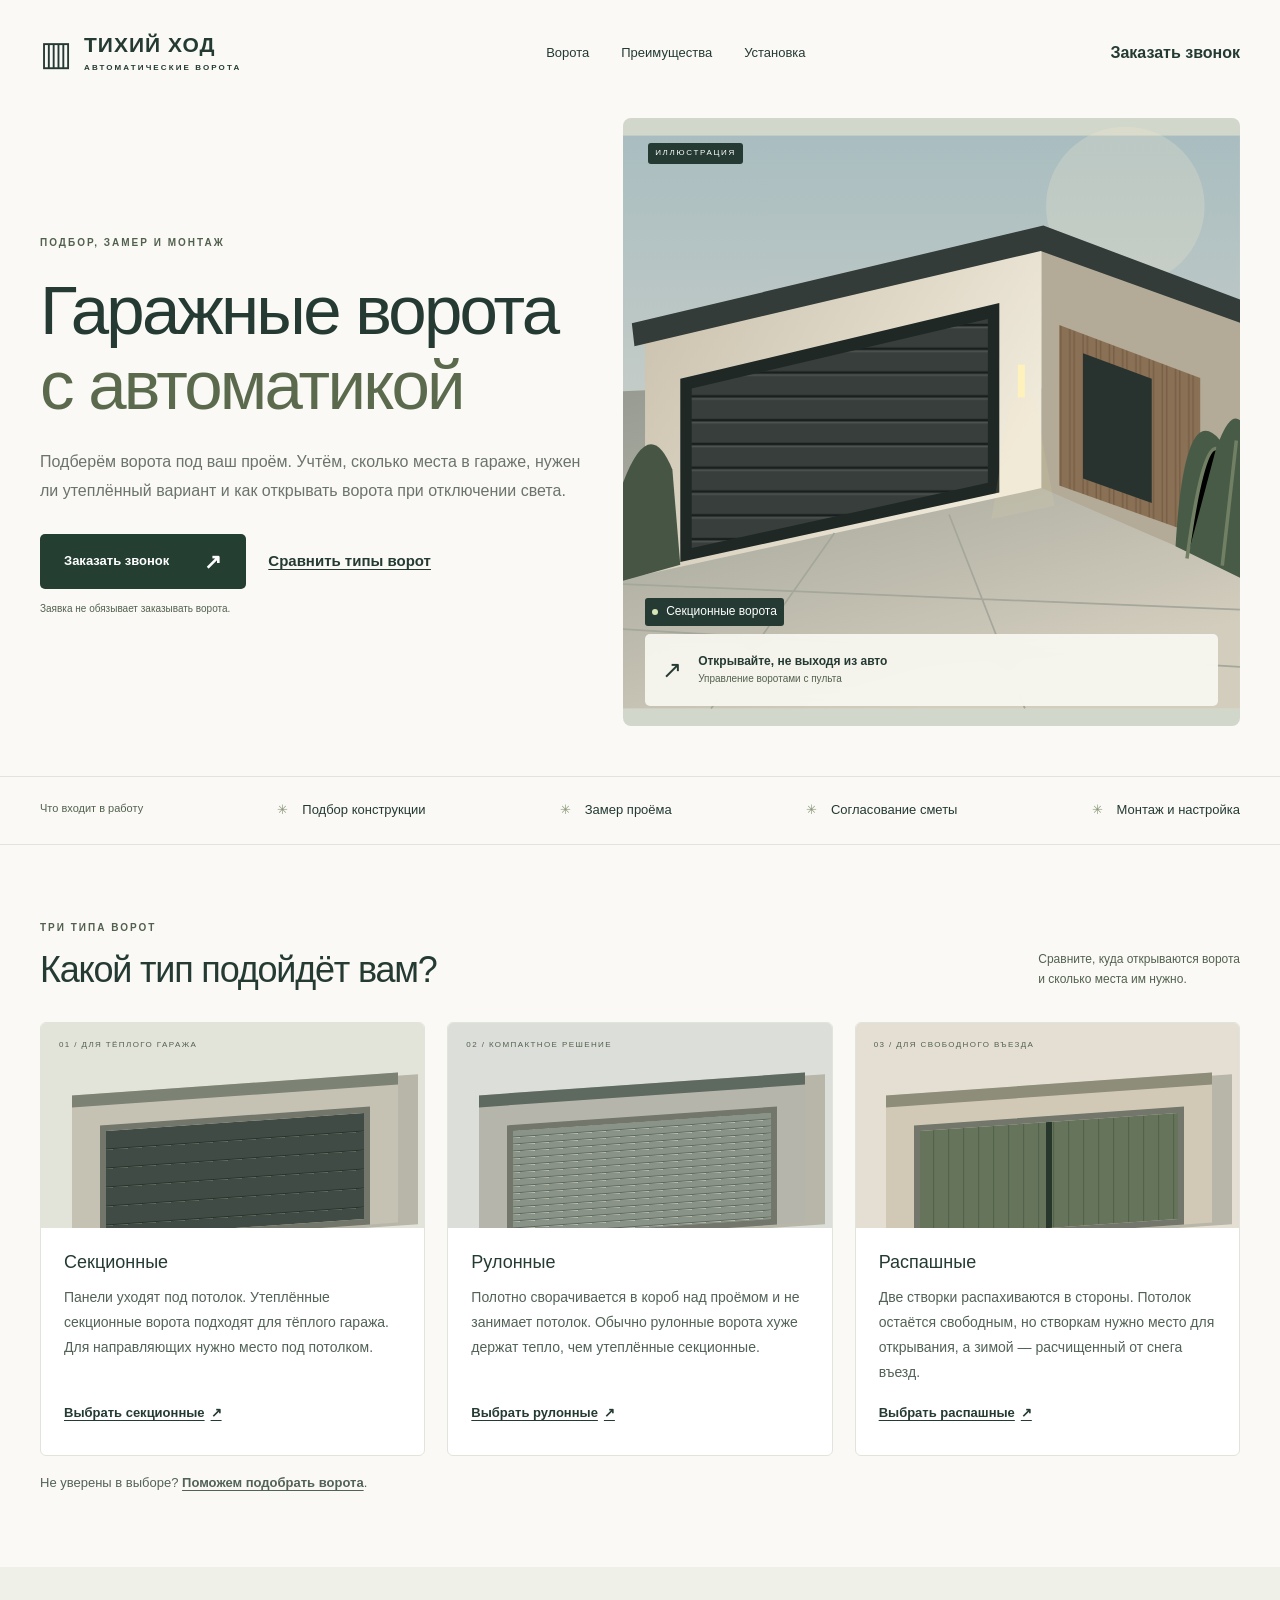
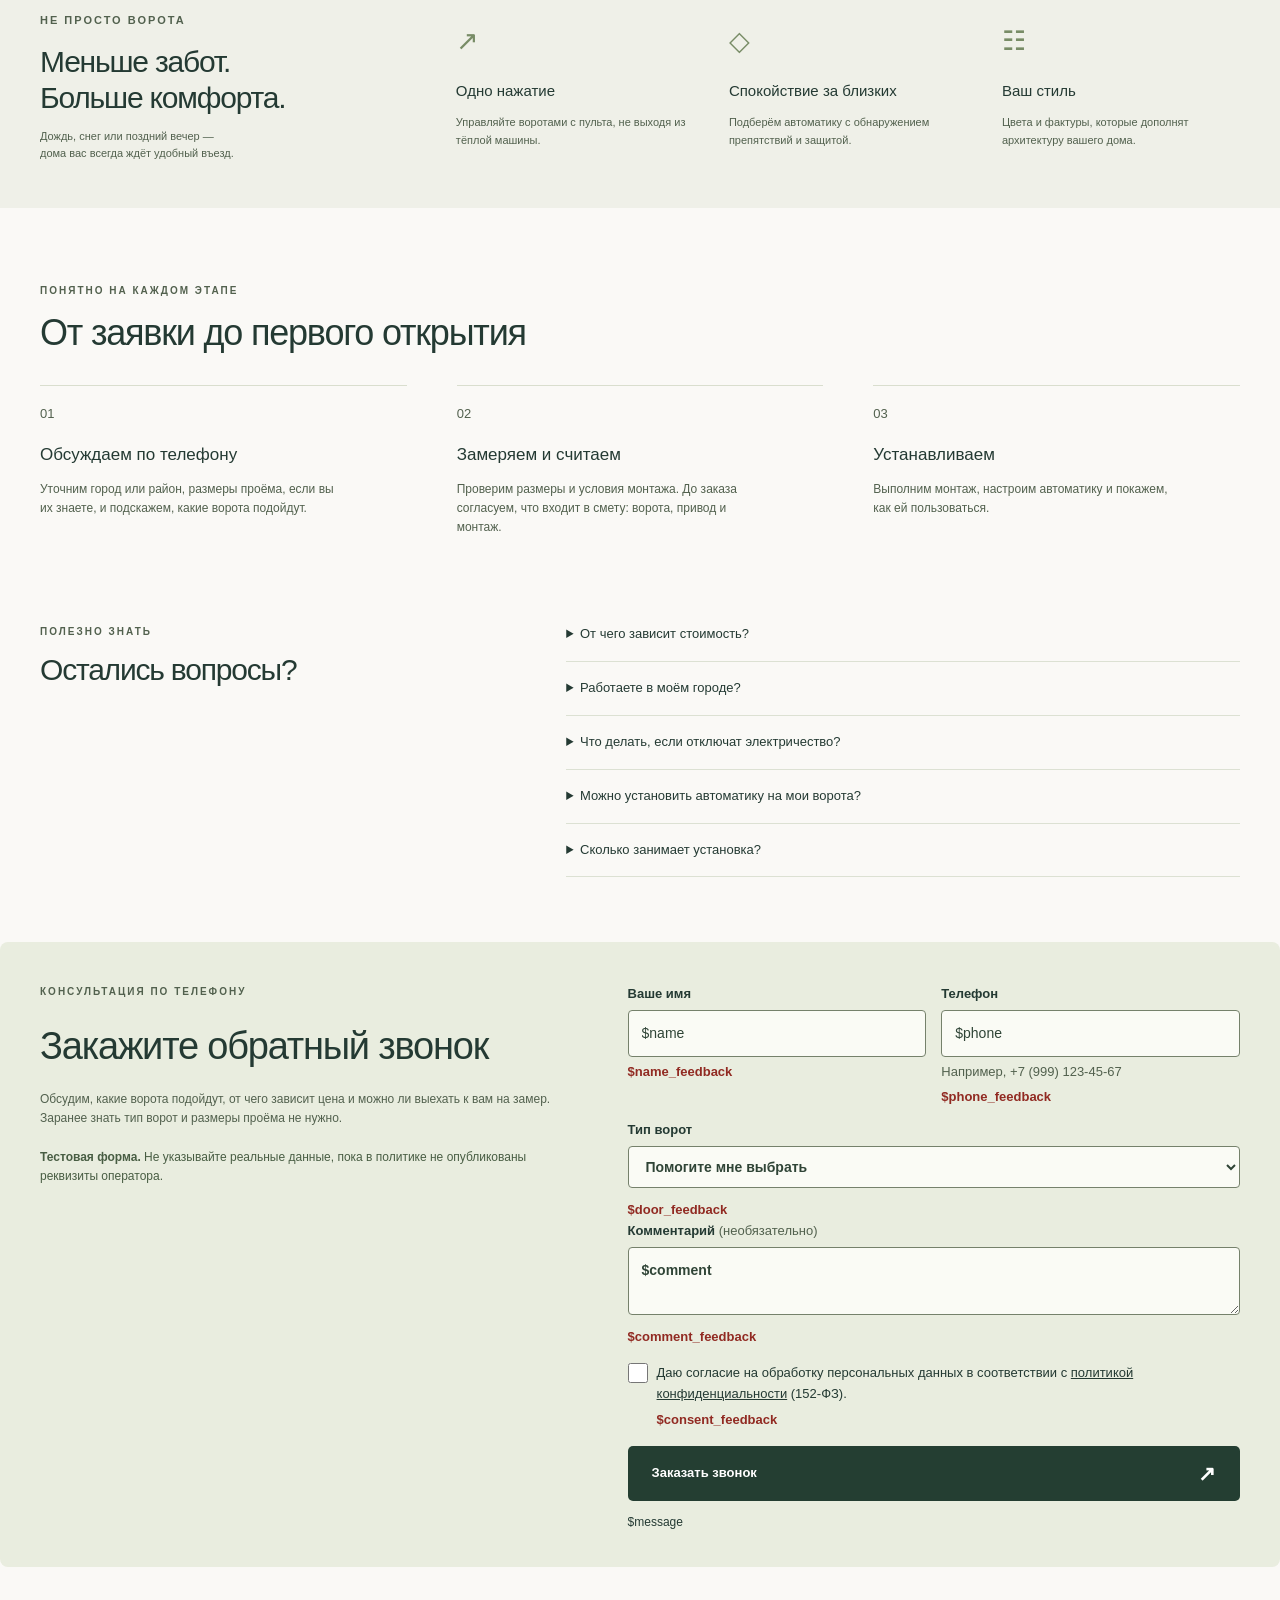
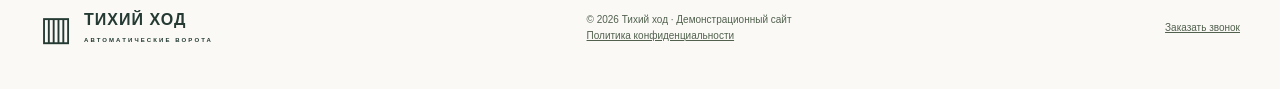
<file: index.html>
<!doctype html>
<html lang="ru"><head><meta charset="utf-8"><meta name="viewport" content="width=device-width,initial-scale=1"><meta name="description" content="Автоматические гаражные ворота: сравните секционные, рулонные и распашные конструкции и закажите звонок для подбора и расчёта."><title>ТИХИЙ ХОД — автоматические гаражные ворота</title><link rel="stylesheet" href="/static/style.css"><script src="/static/app.js" defer></script></head>
<body><a class="skip-link" href="#main">К основному содержанию</a><header class="header wrap"><a class="logo" href="/">▥ <span>ТИХИЙ ХОД<small>АВТОМАТИЧЕСКИЕ ВОРОТА</small></span></a><nav aria-label="Разделы сайта"><a href="#catalog">Ворота</a><a href="#benefits">Преимущества</a><a href="#steps">Установка</a></nav><a class="header-contact" href="#lead">Заказать звонок</a></header>
<main id="main" tabindex="-1"><section class="hero wrap"><div class="hero-copy"><p class="eyebrow">ПОДБОР, ЗАМЕР И МОНТАЖ</p><h1>Гаражные ворота <em>с автоматикой</em></h1><p class="intro">Подберём ворота под ваш проём. Учтём, сколько места в гараже, нужен ли утеплённый вариант и как открывать ворота при отключении света.</p><div class="hero-actions"><a class="button" href="#lead">Заказать звонок <span aria-hidden="true">↗</span></a><a class="text-link" href="#catalog">Сравнить типы ворот</a></div><p class="micro">Заявка не обязывает заказывать ворота.</p></div><div class="hero-visual"><div class="visual-top"><span>ИЛЛЮСТРАЦИЯ</span></div><svg viewBox="0 0 700 650" role="img" aria-label="Современный дом с широкими секционными воротами"><defs><linearGradient id="sky" x2="0" y2="1"><stop stop-color="#a9bdc0"/><stop offset="1" stop-color="#e3ddd0"/></linearGradient><linearGradient id="wall" x2="1" y2=".5"><stop stop-color="#c8bfab"/><stop offset="1" stop-color="#f0eadb"/></linearGradient><linearGradient id="drive" x2=".5" y2="1"><stop stop-color="#93988f"/><stop offset="1" stop-color="#d3cdbd"/></linearGradient><pattern id="slats" width="100" height="27" patternUnits="userSpaceOnUse"><rect width="100" height="27" fill="#383e3c"/><path d="M0 26H100" stroke="#191f1e" stroke-width="3"/><path d="M0 2H100" stroke="#59605a"/></pattern><pattern id="wood" width="15" height="100" patternUnits="userSpaceOnUse"><rect width="15" height="100" fill="#8a7054"/><path d="M2 0V100M12 0V100" stroke="#6a543f"/></pattern></defs><rect width="700" height="650" fill="url(#sky)"/><circle cx="570" cy="80" r="90" fill="#f0e7cc" opacity=".25"/><path d="M0 290L700 260V650H0" fill="url(#drive)"/><path d="M25 227L475 120 730 216 280 341Z" fill="#ded7c7"/><path d="M25 227L475 120V400L25 498Z" fill="url(#wall)"/><path d="M475 120L730 216V510L475 400Z" fill="#b3ab98"/><path d="M10 213L477 102 737 200 730 223 474 131 13 239Z" fill="#333c39"/><path d="M65 276L427 190V405L65 484Z" fill="#202826"/><path d="M78 287L414 208V394L78 468Z" fill="url(#slats)"/><path d="M495 215L655 275V454L495 397Z" fill="url(#wood)"/><path d="M522 247L600 276V417L522 389Z" fill="#28332f"/><path d="M0 509L700 538M0 560L700 603M100 650L240 451M456 650L370 430" stroke="#a5a79b" stroke-width="2"/><path d="M0 394Q30 315 56 379L65 487 0 505" fill="#465544"/><path d="M627 466Q637 299 677 345Q705 276 723 405V513Z" fill="#485b47"/><path d="M640 480Q657 354 673 355M680 488L696 346" stroke="#718064" stroke-width="4"/><rect x="448" y="260" width="8" height="37" fill="#fff1bb"/><path d="M440 300L466 294 490 420 418 435Z" fill="#ffe6a0" opacity=".09"/></svg><div class="visual-caption"><div class="visual-label"><span class="live-dot"></span> Секционные ворота </div><div class="floating-card"><span aria-hidden="true">↗</span><div><b>Открывайте, не выходя из авто</b><small>Управление воротами с пульта</small></div></div></div></div></section>
<section class="trust wrap"><span>Что входит в работу</span><b>Подбор конструкции</b><b>Замер проёма</b><b>Согласование сметы</b><b>Монтаж и настройка</b></section>
<section id="catalog" class="section wrap"><div class="section-heading"><div><p class="eyebrow">ТРИ ТИПА ВОРОТ</p><h2>Какой тип подойдёт вам?</h2></div><p>Сравните, куда открываются ворота<br>и сколько места им нужно.</p></div><div class="catalog"><article class="product"><div class="product-art sectional"><span>01 / ДЛЯ ТЁПЛОГО ГАРАЖА</span><div class="mini-house"><div class="mini-door"></div></div></div><div class="product-bottom"><h3>Секционные</h3><p>Панели уходят под потолок. Утеплённые секционные ворота подходят для тёплого гаража. Для направляющих нужно место под потолком.</p><div><a class="text-link" href="#lead" data-door="Секционные">Выбрать секционные <span aria-hidden="true">↗</span></a></div></div></article><article class="product"><div class="product-art roller"><span>02 / КОМПАКТНОЕ РЕШЕНИЕ</span><div class="mini-house"><div class="mini-door"></div></div></div><div class="product-bottom"><h3>Рулонные</h3><p>Полотно сворачивается в короб над проёмом и не занимает потолок. Обычно рулонные ворота хуже держат тепло, чем утеплённые секционные.</p><div><a class="text-link" href="#lead" data-door="Рулонные">Выбрать рулонные <span aria-hidden="true">↗</span></a></div></div></article><article class="product"><div class="product-art swing"><span>03 / ДЛЯ СВОБОДНОГО ВЪЕЗДА</span><div class="mini-house"><div class="mini-door"></div></div></div><div class="product-bottom"><h3>Распашные</h3><p>Две створки распахиваются в стороны. Потолок остаётся свободным, но створкам нужно место для открывания, а зимой — расчищенный от снега въезд.</p><div><a class="text-link" href="#lead" data-door="Распашные">Выбрать распашные <span aria-hidden="true">↗</span></a></div></div></article></div><p class="price-note">Не уверены в выборе? <a class="text-link" href="#lead" data-door="">Поможем подобрать ворота</a>.</p></section>
<section id="benefits" class="benefits"><div class="wrap benefit-grid"><div><p class="eyebrow">НЕ ПРОСТО ВОРОТА</p><h2>Меньше забот.<br>Больше комфорта.</h2><p>Дождь, снег или поздний вечер —<br>дома вас всегда ждёт удобный въезд.</p></div><div class="benefit"><span>↗</span><h3>Одно нажатие</h3><p>Управляйте воротами с пульта, не выходя из тёплой машины.</p></div><div class="benefit"><span>◇</span><h3>Спокойствие за близких</h3><p>Подберём автоматику с обнаружением препятствий и защитой.</p></div><div class="benefit"><span>☷</span><h3>Ваш стиль</h3><p>Цвета и фактуры, которые дополнят архитектуру вашего дома.</p></div></div></section>
<section id="steps" class="section wrap"><div class="section-heading"><div><p class="eyebrow">ПОНЯТНО НА КАЖДОМ ЭТАПЕ</p><h2>От заявки до первого открытия</h2></div></div><div class="steps"><article><span>01</span><h3>Обсуждаем по телефону</h3><p>Уточним город или район, размеры проёма, если вы их знаете, и подскажем, какие ворота подойдут.</p></article><article><span>02</span><h3>Замеряем и считаем</h3><p>Проверим размеры и условия монтажа. До заказа согласуем, что входит в смету: ворота, привод и монтаж.</p></article><article><span>03</span><h3>Устанавливаем</h3><p>Выполним монтаж, настроим автоматику и покажем, как ей пользоваться.</p></article></div></section>
<section class="wrap faq-section"><div><p class="eyebrow">ПОЛЕЗНО ЗНАТЬ</p><h2>Остались вопросы?</h2></div><div class="faq"><details><summary>От чего зависит стоимость?</summary><p>От размеров проёма, типа ворот, привода и сложности монтажа. Если знаете примерные размеры, укажите их в заявке. Окончательную стоимость согласуем после замера.</p></details><details><summary>Работаете в моём городе?</summary><p>Укажите город или район в комментарии. При звонке уточним, возможен ли выезд на замер и монтаж.</p></details><details><summary>Что делать, если отключат электричество?</summary><p>У автоматики предусмотрена ручная разблокировка. Подберём решение с учётом доступа в ваш гараж.</p></details><details><summary>Можно установить автоматику на мои ворота?</summary><p>Часто да. Специалист оценит состояние конструкции и предложит совместимый привод.</p></details><details><summary>Сколько занимает установка?</summary><p>Срок зависит от конструкции, готовности проёма и того, нужно ли снимать старые ворота. Обсудим сроки после замера.</p></details></div></section>
<section id="lead" class="wrap lead-section" aria-labelledby="lead-title" tabindex="-1"><div><p class="eyebrow">КОНСУЛЬТАЦИЯ ПО ТЕЛЕФОНУ</p><h2 id="lead-title">Закажите обратный звонок</h2><p>Обсудим, какие ворота подойдут, от чего зависит цена и можно ли выехать к вам на замер. Заранее знать тип ворот и размеры проёма не нужно.</p><p class="lead-note"><strong>Тестовая форма.</strong> Не указывайте реальные данные, пока в политике не опубликованы реквизиты оператора.</p></div><form id="lead-form" method="post" action="/api/lead" aria-labelledby="lead-title" novalidate>
<input type="hidden" name="token" value="$form_token">
<div class="form-row">
<div><label for="lead-name">Ваше имя</label><input id="lead-name" name="name" value="$name" required autocomplete="name" $name_error><p class="field-error" id="lead-name-error" $name_hidden>$name_feedback</p></div>
<div><label for="lead-phone">Телефон</label><input id="lead-phone" name="phone" value="$phone" type="tel" required autocomplete="tel" $phone_error><p class="field-hint" id="lead-phone-hint">Например, +7 (999) 123-45-67</p><p class="field-error" id="lead-phone-error" $phone_hidden>$phone_feedback</p></div>
</div>
<div><label>Тип ворот<select id="lead-door" name="door" $door_error><option value="">Помогите мне выбрать</option><option $door_1>Секционные</option><option $door_2>Рулонные</option><option $door_3>Распашные</option></select></label><p class="field-error" id="lead-door-error" $door_hidden>$door_feedback</p></div>
<div><label>Комментарий <span>(необязательно)</span><textarea id="lead-comment" name="comment" rows="2" placeholder="Например: город или район, размеры проёма" $comment_error>$comment</textarea></label><p class="field-error" id="lead-comment-error" $comment_hidden>$comment_feedback</p></div>
<div class="honeypot" aria-hidden="true"><label>Ваш сайт<input name="website" tabindex="-1" autocomplete="off"></label></div>
<div class="consent"><input id="lead-consent" type="checkbox" name="consent" required $consent $consent_error><div><label for="lead-consent">Даю согласие на обработку персональных данных</label> в соответствии с <a href="/privacy" target="_blank" rel="noopener">политикой конфиденциальности</a> (152-ФЗ).<p class="field-error" id="lead-consent-error" $consent_hidden>$consent_feedback</p></div></div>
<button class="button" type="submit">Заказать звонок <span aria-hidden="true">↗</span></button>
<p id="form-status" role="status" tabindex="-1"$message_focus>$message</p>
</form></section></main>
<footer class="wrap"><a class="logo" href="/">▥ <span>ТИХИЙ ХОД<small>АВТОМАТИЧЕСКИЕ ВОРОТА</small></span></a><p>© 2026 Тихий ход · Демонстрационный сайт<br><a href="/privacy">Политика конфиденциальности</a></p><p><a href="#lead">Заказать звонок</a></p></footer></body></html>
</file>
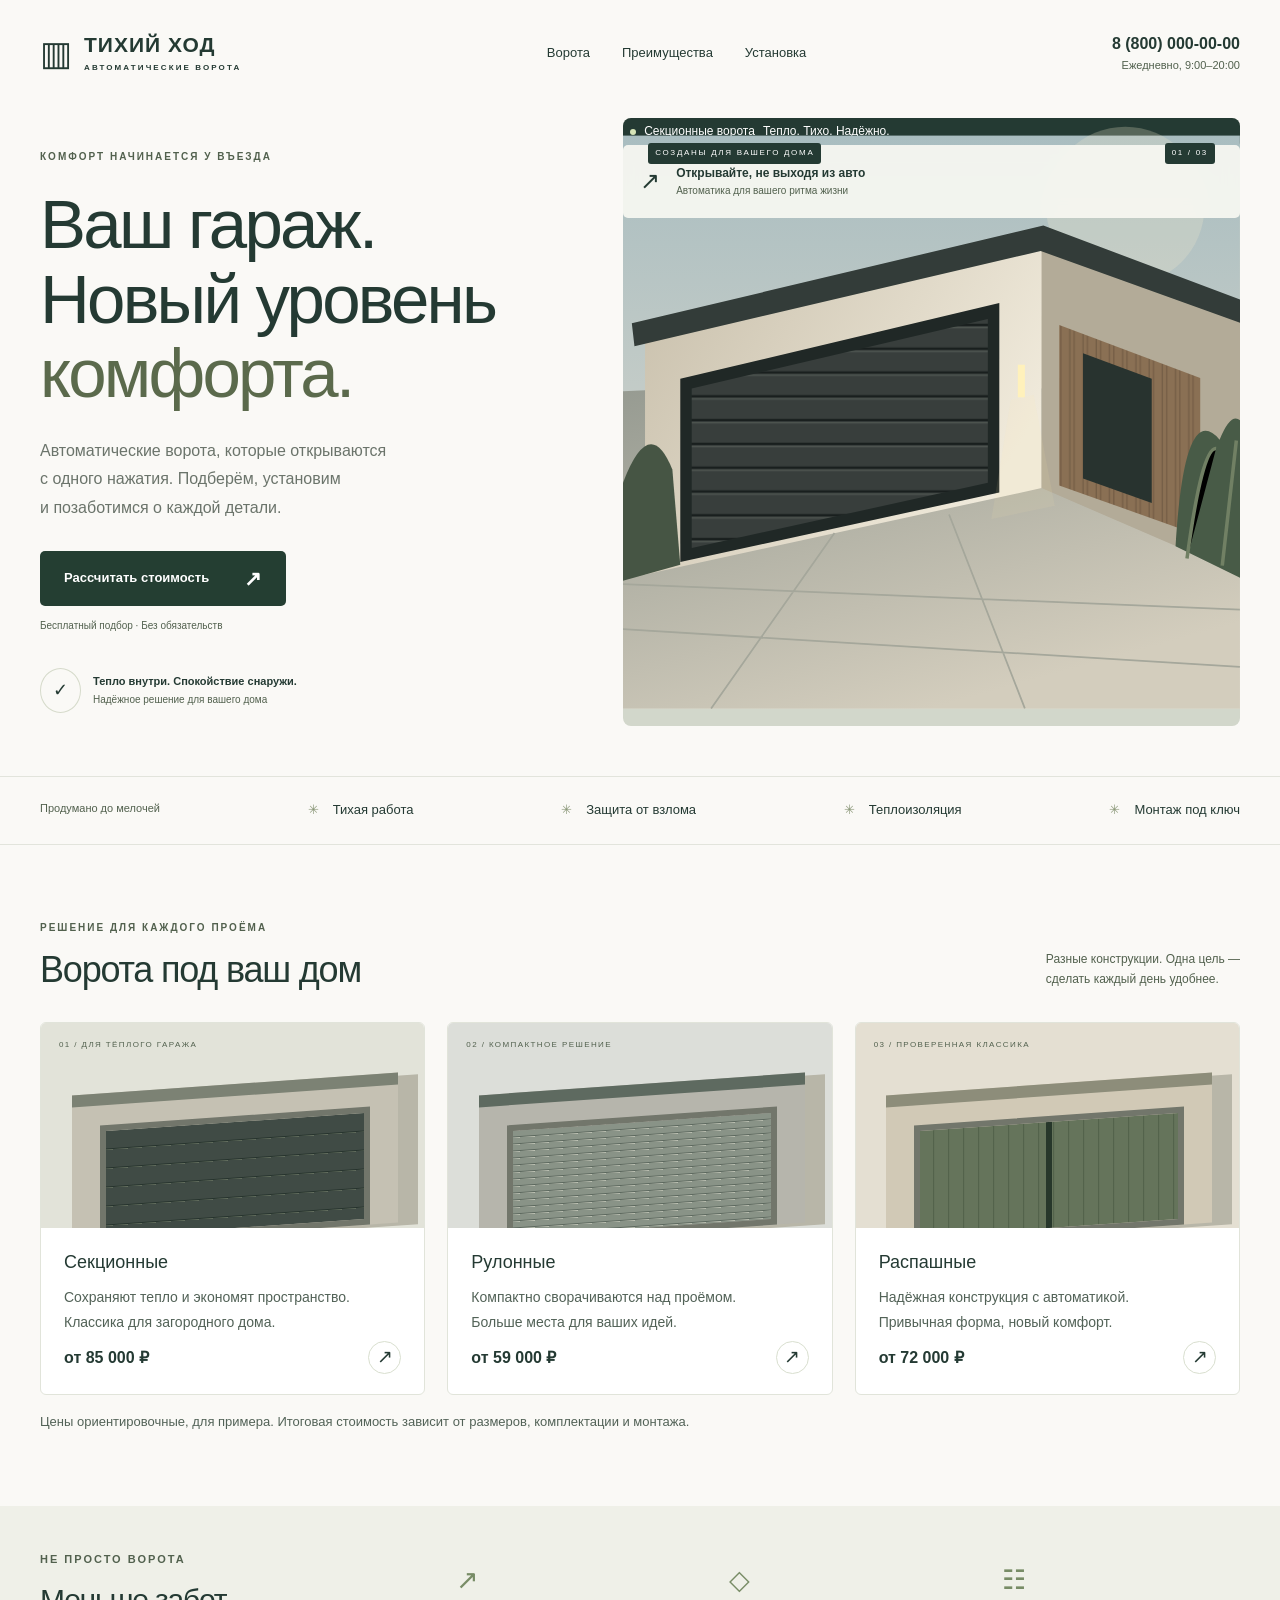
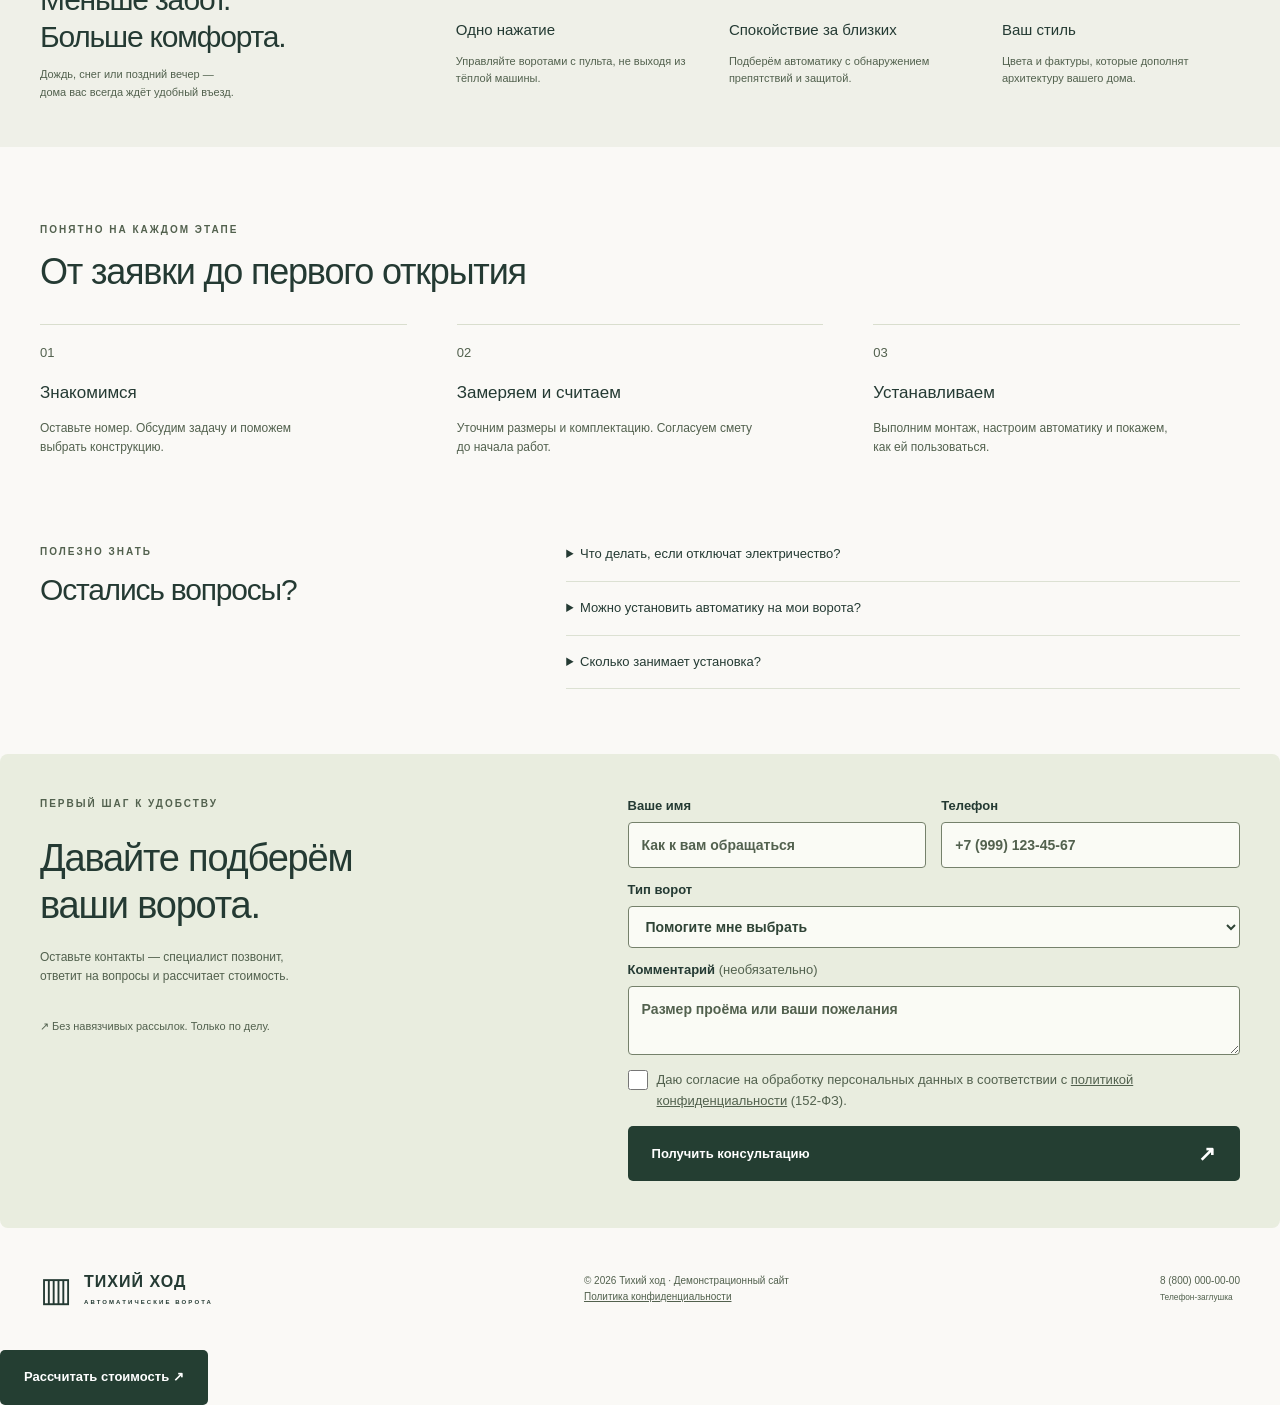
<file: static/index.html>
<!doctype html>
<html lang="ru"><head><meta charset="utf-8"><meta name="viewport" content="width=device-width,initial-scale=1"><meta name="description" content="Автоматические гаражные ворота: подбор, замер и установка. Рассчитайте стоимость вашего проекта."><title>ТИХИЙ ХОД — автоматические гаражные ворота</title><link rel="stylesheet" href="/static/style.css"><script src="/static/app.js" defer></script></head>
<body><header class="header wrap"><a class="logo" href="/">▥ <span>ТИХИЙ ХОД<small>АВТОМАТИЧЕСКИЕ ВОРОТА</small></span></a><nav><a href="#catalog">Ворота</a><a href="#benefits">Преимущества</a><a href="#steps">Установка</a></nav><a class="header-contact" href="tel:+78000000000">8 (800) 000-00-00 <small>Ежедневно, 9:00–20:00</small></a></header>
<main><section class="hero wrap"><div class="hero-copy"><p class="eyebrow">КОМФОРТ НАЧИНАЕТСЯ У ВЪЕЗДА</p><h1>Ваш гараж.<br>Новый уровень<br><em>комфорта.</em></h1><p class="intro">Автоматические ворота, которые открываются<br class="desktop"> с одного нажатия. Подберём, установим<br class="desktop"> и позаботимся о каждой детали.</p><a class="button" href="#lead">Рассчитать стоимость <span>↗</span></a><p class="micro">Бесплатный подбор · Без обязательств</p><div class="hero-proof"><span class="round">✓</span><div><b>Тепло внутри. Спокойствие снаружи.</b><small>Надёжное решение для вашего дома</small></div></div></div><div class="hero-visual"><div class="visual-top"><span>СОЗДАНЫ ДЛЯ ВАШЕГО ДОМА</span><span>01 / 03</span></div><svg viewBox="0 0 700 650" role="img" aria-label="Современный дом с широкими секционными воротами"><defs><linearGradient id="sky" x2="0" y2="1"><stop stop-color="#a9bdc0"/><stop offset="1" stop-color="#e3ddd0"/></linearGradient><linearGradient id="wall" x2="1" y2=".5"><stop stop-color="#c8bfab"/><stop offset="1" stop-color="#f0eadb"/></linearGradient><linearGradient id="drive" x2=".5" y2="1"><stop stop-color="#93988f"/><stop offset="1" stop-color="#d3cdbd"/></linearGradient><pattern id="slats" width="100" height="27" patternUnits="userSpaceOnUse"><rect width="100" height="27" fill="#383e3c"/><path d="M0 26H100" stroke="#191f1e" stroke-width="3"/><path d="M0 2H100" stroke="#59605a"/></pattern><pattern id="wood" width="15" height="100" patternUnits="userSpaceOnUse"><rect width="15" height="100" fill="#8a7054"/><path d="M2 0V100M12 0V100" stroke="#6a543f"/></pattern></defs><rect width="700" height="650" fill="url(#sky)"/><circle cx="570" cy="80" r="90" fill="#f0e7cc" opacity=".25"/><path d="M0 290L700 260V650H0" fill="url(#drive)"/><path d="M25 227L475 120 730 216 280 341Z" fill="#ded7c7"/><path d="M25 227L475 120V400L25 498Z" fill="url(#wall)"/><path d="M475 120L730 216V510L475 400Z" fill="#b3ab98"/><path d="M10 213L477 102 737 200 730 223 474 131 13 239Z" fill="#333c39"/><path d="M65 276L427 190V405L65 484Z" fill="#202826"/><path d="M78 287L414 208V394L78 468Z" fill="url(#slats)"/><path d="M495 215L655 275V454L495 397Z" fill="url(#wood)"/><path d="M522 247L600 276V417L522 389Z" fill="#28332f"/><path d="M0 509L700 538M0 560L700 603M100 650L240 451M456 650L370 430" stroke="#a5a79b" stroke-width="2"/><path d="M0 394Q30 315 56 379L65 487 0 505" fill="#465544"/><path d="M627 466Q637 299 677 345Q705 276 723 405V513Z" fill="#485b47"/><path d="M640 480Q657 354 673 355M680 488L696 346" stroke="#718064" stroke-width="4"/><rect x="448" y="260" width="8" height="37" fill="#fff1bb"/><path d="M440 300L466 294 490 420 418 435Z" fill="#ffe6a0" opacity=".09"/></svg><div class="visual-label"><span class="live-dot"></span> Секционные ворота <span>Тепло. Тихо. Надёжно.</span></div><div class="floating-card"><span>↗</span><div><b>Открывайте, не выходя из авто</b><small>Автоматика для вашего ритма жизни</small></div></div></div></section>
<section class="trust wrap"><span>Продумано до мелочей</span><b>Тихая работа</b><b>Защита от взлома</b><b>Теплоизоляция</b><b>Монтаж под ключ</b></section>
<section id="catalog" class="section wrap"><div class="section-heading"><div><p class="eyebrow">РЕШЕНИЕ ДЛЯ КАЖДОГО ПРОЁМА</p><h2>Ворота под ваш дом</h2></div><p>Разные конструкции. Одна цель —<br>сделать каждый день удобнее.</p></div><div class="catalog"><article class="product"><div class="product-art sectional"><span>01 / ДЛЯ ТЁПЛОГО ГАРАЖА</span><div class="mini-house"><div class="mini-door"></div></div></div><div class="product-bottom"><h3>Секционные</h3><p>Сохраняют тепло и экономят пространство.<br>Классика для загородного дома.</p><div><b>от 85 000 ₽</b><a href="#lead" data-door="Секционные" aria-label="Выбрать секционные">↗</a></div></div></article><article class="product"><div class="product-art roller"><span>02 / КОМПАКТНОЕ РЕШЕНИЕ</span><div class="mini-house"><div class="mini-door"></div></div></div><div class="product-bottom"><h3>Рулонные</h3><p>Компактно сворачиваются над проёмом.<br>Больше места для ваших идей.</p><div><b>от 59 000 ₽</b><a href="#lead" data-door="Рулонные" aria-label="Выбрать рулонные">↗</a></div></div></article><article class="product"><div class="product-art swing"><span>03 / ПРОВЕРЕННАЯ КЛАССИКА</span><div class="mini-house"><div class="mini-door"></div></div></div><div class="product-bottom"><h3>Распашные</h3><p>Надёжная конструкция с автоматикой.<br>Привычная форма, новый комфорт.</p><div><b>от 72 000 ₽</b><a href="#lead" data-door="Распашные" aria-label="Выбрать распашные">↗</a></div></div></article></div><p class="price-note">Цены ориентировочные, для примера. Итоговая стоимость зависит от размеров, комплектации и монтажа.</p></section>
<section id="benefits" class="benefits"><div class="wrap benefit-grid"><div><p class="eyebrow">НЕ ПРОСТО ВОРОТА</p><h2>Меньше забот.<br>Больше комфорта.</h2><p>Дождь, снег или поздний вечер —<br>дома вас всегда ждёт удобный въезд.</p></div><div class="benefit"><span>↗</span><h3>Одно нажатие</h3><p>Управляйте воротами с пульта, не выходя из тёплой машины.</p></div><div class="benefit"><span>◇</span><h3>Спокойствие за близких</h3><p>Подберём автоматику с обнаружением препятствий и защитой.</p></div><div class="benefit"><span>☷</span><h3>Ваш стиль</h3><p>Цвета и фактуры, которые дополнят архитектуру вашего дома.</p></div></div></section>
<section id="steps" class="section wrap"><div class="section-heading"><div><p class="eyebrow">ПОНЯТНО НА КАЖДОМ ЭТАПЕ</p><h2>От заявки до первого открытия</h2></div></div><div class="steps"><article><span>01</span><h3>Знакомимся</h3><p>Оставьте номер. Обсудим задачу и поможем выбрать конструкцию.</p></article><article><span>02</span><h3>Замеряем и считаем</h3><p>Уточним размеры и комплектацию. Согласуем смету до начала работ.</p></article><article><span>03</span><h3>Устанавливаем</h3><p>Выполним монтаж, настроим автоматику и покажем, как ей пользоваться.</p></article></div></section>
<section class="wrap faq-section"><div><p class="eyebrow">ПОЛЕЗНО ЗНАТЬ</p><h2>Остались вопросы?</h2></div><div class="faq"><details><summary>Что делать, если отключат электричество?</summary><p>У автоматики предусмотрена ручная разблокировка. Подберём решение с учётом доступа в ваш гараж.</p></details><details><summary>Можно установить автоматику на мои ворота?</summary><p>Часто да. Специалист оценит состояние конструкции и предложит совместимый привод.</p></details><details><summary>Сколько занимает установка?</summary><p>Обычно монтаж стандартной конструкции занимает один день. Точный срок согласуем после замера.</p></details></div></section>
<section id="lead" class="wrap lead-section"><div><p class="eyebrow">ПЕРВЫЙ ШАГ К УДОБСТВУ</p><h2>Давайте подберём<br>ваши ворота.</h2><p>Оставьте контакты — специалист позвонит,<br>ответит на вопросы и рассчитает стоимость.</p><span class="lead-note">↗ Без навязчивых рассылок. Только по делу.</span></div><form id="lead-form"><div class="form-row"><label>Ваше имя<input name="name" placeholder="Как к вам обращаться" required minlength="2" maxlength="60" autocomplete="given-name"></label><label>Телефон<input name="phone" type="tel" placeholder="+7 (999) 123-45-67" required autocomplete="tel" maxlength="18"></label></div><label>Тип ворот<select name="door"><option value="">Помогите мне выбрать</option><option>Секционные</option><option>Рулонные</option><option>Распашные</option></select></label><label>Комментарий <span>(необязательно)</span><textarea name="comment" rows="2" maxlength="500" placeholder="Размер проёма или ваши пожелания"></textarea></label><div class="honeypot" aria-hidden="true"><label>Ваш сайт<input name="website" tabindex="-1" autocomplete="off"></label></div><label class="consent"><input type="checkbox" name="consent" required><span>Даю согласие на обработку персональных данных в соответствии с <a href="/privacy" target="_blank" rel="noopener">политикой конфиденциальности</a> (152-ФЗ).</span></label><button class="button" type="submit">Получить консультацию <span>↗</span></button><p id="form-status" role="status" aria-live="polite"></p></form></section></main>
<footer class="wrap"><a class="logo" href="/">▥ <span>ТИХИЙ ХОД<small>АВТОМАТИЧЕСКИЕ ВОРОТА</small></span></a><p>© 2026 Тихий ход · Демонстрационный сайт<br><a href="/privacy">Политика конфиденциальности</a></p><p>8 (800) 000-00-00<br><small>Телефон-заглушка</small></p></footer><a class="mobile-cta button" href="#lead">Рассчитать стоимость ↗</a></body></html>
</file>
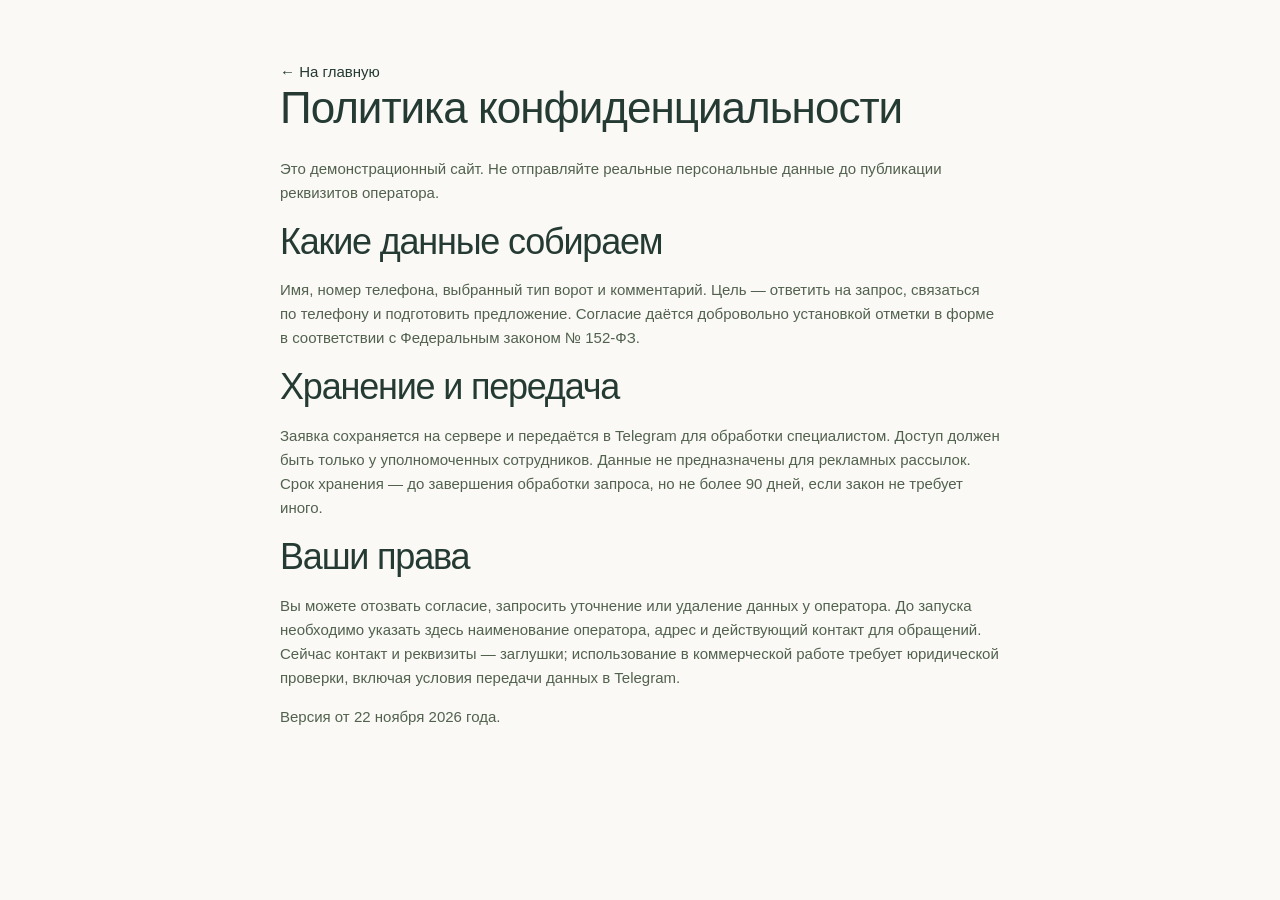
<file: static/privacy.html>
<!doctype html><html lang="ru"><head><meta charset="utf-8"><meta name="viewport" content="width=device-width,initial-scale=1"><title>Политика конфиденциальности — Тихий ход</title><link rel="stylesheet" href="/static/style.css"></head><body><main class="wrap privacy"><a href="/">← На главную</a><h1>Политика конфиденциальности</h1><p>Это демонстрационный сайт. Не отправляйте реальные персональные данные до публикации реквизитов оператора.</p><h2>Какие данные собираем</h2><p>Имя, номер телефона, выбранный тип ворот и комментарий. Цель — ответить на запрос, связаться по телефону и подготовить предложение. Согласие даётся добровольно установкой отметки в форме в соответствии с Федеральным законом № 152-ФЗ.</p><h2>Хранение и передача</h2><p>Заявка сохраняется на сервере и передаётся в Telegram для обработки специалистом. Доступ должен быть только у уполномоченных сотрудников. Данные не предназначены для рекламных рассылок. Срок хранения — до завершения обработки запроса, но не более 90 дней, если закон не требует иного.</p><h2>Ваши права</h2><p>Вы можете отозвать согласие, запросить уточнение или удаление данных у оператора. До запуска необходимо указать здесь наименование оператора, адрес и действующий контакт для обращений. Сейчас контакт и реквизиты — заглушки; использование в коммерческой работе требует юридической проверки, включая условия передачи данных в Telegram.</p><p>Версия от 22 ноября 2026 года.</p></main></body></html>
</file>
<file: static/style.css>
*{box-sizing:border-box}html{--text-muted:#52614e;scroll-padding-top:25px}body{margin:0;background:#faf9f6;color:#243a33;font-family:Arial,Helvetica,sans-serif;font-size:15px;line-height:1.6}a{color:inherit;text-decoration:none}button,input,select,textarea{font:inherit}button,a,input,select,textarea,summary{touch-action:manipulation}a:focus-visible,button:focus-visible,summary:focus-visible,input:focus-visible,select:focus-visible,textarea:focus-visible,[tabindex="-1"]:focus-visible{outline:3px solid #294938;outline-offset:4px}.wrap{max-width:1280px;margin:auto;padding-left:40px;padding-right:40px}.header{height:106px;display:flex;align-items:center;justify-content:space-between}.logo{display:flex;gap:12px;align-items:center;font-size:34px;line-height:1}.logo span{font-size:21px;font-weight:800;letter-spacing:1px}.logo small{display:block;font-size:8px;letter-spacing:2.1px;margin-top:9px}.header nav{display:flex;gap:32px;font-size:13px}.header-contact{font-size:16px;font-weight:700;text-align:right}.header-contact small{display:block;font-size:11px;font-weight:400;color:var(--text-muted)}.hero{display:grid;grid-template-columns:.95fr 1.05fr;min-height:650px;align-items:center;gap:25px}.eyebrow{font-size:10px;letter-spacing:2px;font-weight:bold;color:var(--text-muted);margin:0 0 23px}h1{font-size:69px;line-height:1.08;font-weight:500;letter-spacing:-3.7px;margin:0 0 25px}h1 em{font-style:normal;color:#5b6a4c}.intro{font-size:16px;color:#6b746b;line-height:1.8;margin-bottom:28px}.button{display:inline-flex;align-items:center;justify-content:space-between;gap:35px;background:#243e32;color:#fff;border:0;border-radius:5px;padding:17px 24px;font-size:13px;font-weight:600;cursor:pointer}.button:hover{background:#3f5947}.button span{font-size:21px;line-height:1}.micro{font-size:10px;color:var(--text-muted);margin-top:12px}.hero-proof{display:flex;align-items:center;gap:12px;margin-top:34px;font-size:11px}.hero-proof small{display:block;color:var(--text-muted);font-size:10px;margin-top:2px}.round{border:1px solid #d6dbcb;border-radius:50%;padding:7px 12px;font-size:18px}.hero-visual{position:relative;background:#d2d7cb;border-radius:8px;min-width:0;align-self:stretch;margin:12px 0 30px;overflow:hidden}.hero-visual svg{width:100%;height:100%;object-fit:cover;position:absolute;inset:0}.visual-top{position:absolute;z-index:1;top:25px;left:25px;right:25px;display:flex;justify-content:space-between;font-size:8px;letter-spacing:1.7px;color:#fff}.visual-caption{position:absolute;bottom:20px;left:22px;right:22px;display:grid;gap:8px;justify-items:start}.visual-label{color:white;font-size:12px;display:flex;align-items:center;gap:8px}.live-dot{height:6px;width:6px;background:#d6e4b7;border-radius:50%}.floating-card{width:100%;background:#f8f8f1ec;backdrop-filter:blur(8px);padding:17px;display:flex;align-items:center;gap:16px;border-radius:5px;font-size:12px}.floating-card>span{font-size:24px}.floating-card small{display:block;font-size:10px;color:var(--text-muted)}.trust{display:flex;justify-content:space-between;border-top:1px solid #e2e4dc;border-bottom:1px solid #e2e4dc;padding-top:23px;padding-bottom:23px;font-size:13px;margin-top:20px}.trust>span{color:var(--text-muted);font-size:11px}.trust b{font-weight:500}.trust b:before{content:'✳';color:#8a9778;margin-right:14px}.section{padding-top:75px;padding-bottom:60px}.section-heading{display:flex;justify-content:space-between;align-items:end;margin-bottom:30px}.section-heading .eyebrow{margin-bottom:12px}h2{font-size:36px;font-weight:500;line-height:1.22;letter-spacing:-1.2px;margin:0}.section-heading>p{font-size:12px;color:var(--text-muted);margin:0 0 3px}.catalog{display:grid;grid-template-columns:repeat(3,1fr);gap:22px}.product{border:1px solid #e1e4da;border-radius:6px;overflow:hidden;background:#fff}.product-art{height:205px;background:#e2e3d9;position:relative;overflow:hidden}.product-art>span{position:absolute;top:16px;left:18px;font-size:8px;letter-spacing:1.4px;z-index:1;color:var(--text-muted)}.mini-house{position:absolute;width:85%;height:150px;background:#c5c1b3;bottom:-6px;left:8%;border-top:12px solid #7c8274;box-shadow:20px 3px 0 #b8b6a8;transform:skewY(-4deg);padding:20px 28px 0}.mini-door{height:100%;background:repeating-linear-gradient(#404b45 0px,#404b45 17px,#26332d 18px,#657060 19px);border:6px solid #72766b}.roller{background:#dcded9}.roller .mini-house{background:#b6b5ac;border-color:#5e6a60}.roller .mini-door{background:repeating-linear-gradient(#899387 0px,#899387 5px,#5c685e 6px,#bec2b4 7px)}.swing{background:#e4dfd2}.swing .mini-house{background:#d1c9b6;border-color:#8d8d7a}.swing .mini-door{background:linear-gradient(90deg,transparent 49%,#27372b 49%,#27372b 51%,transparent 51%),repeating-linear-gradient(90deg,#65745b 0px,#65745b 13px,#42523c 14px,#829075 15px)}.product-bottom{padding:20px 23px}h3{font-size:18px;font-weight:500;margin:0 0 8px}.product p{color:var(--text-muted);font-size:11px;line-height:1.8;margin:0 0 18px}.product-bottom>div{display:flex;justify-content:space-between;align-items:center;font-size:16px}.product-bottom a{border:1px solid #d9dfcf;border-radius:50%;width:33px;height:33px;text-align:center;font-size:19px}.price-note{font-size:10px;color:var(--text-muted);margin-top:17px}.benefits{background:#eff0e8;padding:45px 0}.benefit-grid{display:grid;grid-template-columns:1.6fr 1fr 1fr 1fr;gap:35px}.benefits h2{font-size:30px}.benefits .eyebrow{margin-bottom:14px}.benefits p{font-size:11px;color:var(--text-muted);margin-bottom:0}.benefit{padding-top:8px}.benefit>span{display:block;font-size:27px;color:#788c66;margin-bottom:16px}.benefit h3{font-size:15px}.steps{display:grid;grid-template-columns:repeat(3,1fr);gap:50px}.steps article{border-top:1px solid #d9dece;padding-top:18px}.steps span{font-size:13px;color:var(--text-muted);display:block;margin-bottom:16px}.steps h3{font-size:17px}.steps p{font-size:12px;color:var(--text-muted);max-width:300px}.faq-section{display:grid;grid-template-columns:1fr 1.4fr;gap:45px;padding-top:15px;padding-bottom:65px}.faq-section h2{font-size:30px}.faq-section .eyebrow{margin-bottom:12px}.faq details{border-bottom:1px solid #dce1d3;padding:16px 0}.faq summary{font-size:13px;cursor:pointer}.faq details:first-child{padding-top:0}.faq p{font-size:12px;color:var(--text-muted)}.lead-section{background:#e9eddf;border-radius:8px;display:grid;grid-template-columns:1fr 1.15fr;gap:55px;padding-top:42px;padding-bottom:35px;scroll-margin-top:25px}.lead-section h2{font-size:38px}.lead-section>div>p:not(.eyebrow){font-size:12px;color:var(--text-muted);margin-top:20px}.lead-note{display:block;margin-top:32px;font-size:11px;color:var(--text-muted)}.form-row{display:grid;grid-template-columns:repeat(2,minmax(0,1fr));gap:15px;margin-bottom:12px}.form-row label{margin-bottom:0}label{display:block;font-size:13px;font-weight:600;margin-bottom:12px}label>span{font-weight:400;color:var(--text-muted)}input:not([type=checkbox]),select,textarea{display:block;width:100%;background:#fafbf5;border:1px solid #75816b;border-radius:4px;padding:11px 13px;font-size:14px;margin-top:5px;color:#2f4436}textarea{resize:vertical}input::placeholder,textarea::placeholder{color:var(--text-muted);opacity:1}.consent{display:flex;gap:9px;align-items:start;font-size:13px;line-height:1.6;margin:15px 0}.consent label{display:inline;font:inherit}.consent input{accent-color:#365039;inline-size:20px;block-size:20px;flex:none;margin:0}.consent a{text-decoration:underline}.lead-section .button{width:100%}.honeypot{position:absolute;left:-10000px;width:1px;height:1px;overflow:hidden}#form-status{font-size:12px;margin-bottom:0}footer{display:flex;align-items:center;justify-content:space-between;padding-top:35px!important;padding-bottom:35px!important}footer .logo span{font-size:16px}footer .logo small{font-size:6px}footer p{font-size:10px;color:var(--text-muted)}footer a:not(.logo){text-decoration:underline}.privacy{max-width:800px;padding-top:60px;padding-bottom:60px}.privacy p{color:var(--text-muted)}.privacy h1{font-size:44px;letter-spacing:-1px}.skip-link{position:absolute;top:12px;left:12px;z-index:5;transform:translateY(calc(-100% - 20px));padding:8px 12px;background:#faf9f6;color:#243a33;text-decoration:underline}.skip-link:focus{transform:none}.visual-top span,.visual-label{padding:4px 7px;border-radius:3px;background:#243a33}.field-hint,.field-error{font-size:13px;margin:5px 0 0}.field-hint{color:var(--text-muted)}.field-error{color:#912a22;font-weight:600}#lead-form [aria-invalid=true]{border-color:#912a22}#lead-form .button[aria-disabled=true]{cursor:wait}@media(prefers-reduced-motion:no-preference){html{scroll-behavior:smooth}}
.hero h1{font-size:clamp(38px,5.5vw,69px);letter-spacing:-.04em}
.hero-actions{display:flex;flex-wrap:wrap;align-items:center;gap:12px 22px}
.text-link{text-decoration:underline;text-underline-offset:3px;font-weight:600}
.product{display:flex;flex-direction:column}
.product-bottom{display:flex;flex-direction:column;flex:1}
.product-bottom>div{margin-top:auto}
.product-bottom .text-link{display:inline-flex;align-items:center;gap:6px;min-height:44px;width:auto;height:auto;border:0;border-radius:0;text-align:left;font-size:13px}
#catalog .product p{font-size:14px;color:#526257;margin-bottom:6px}
.catalog+.price-note{font-size:13px;color:#526257}
.lead-section>div>p.lead-note{color:#485d43}
@media(min-width:1500px){.hero-visual{min-height:620px}}@media(max-width:800px){.wrap{padding-left:22px;padding-right:22px}.header{height:85px}.header nav{display:none}.header-contact{font-size:12px}.logo span{font-size:16px}.logo small{font-size:6px}.hero{grid-template-columns:1fr;gap:25px}.hero-copy{padding-top:25px}h1{font-size:56px}.hero-visual{height:430px;margin-bottom:0}.hero-proof{margin-top:25px}.trust{flex-wrap:wrap;gap:15px;margin-top:28px}.trust>span{width:100%}.trust b{width:45%;font-size:11px}.section{padding-top:50px;padding-bottom:35px}.section-heading{display:block}.section-heading>p{margin-top:18px}h2{font-size:29px}.catalog{grid-template-columns:1fr}.product-art{height:220px}.product p{font-size:12px}.benefit-grid{grid-template-columns:1fr 1fr;gap:25px}.benefit-grid>div:first-child{grid-column:1/-1}.benefit:last-child{grid-column:1/-1}.benefits p{font-size:12px}.steps{grid-template-columns:1fr;gap:20px}.steps span{margin-bottom:8px}.steps p{max-width:none}.faq-section{grid-template-columns:1fr;gap:25px;padding-top:20px;padding-bottom:40px}.lead-section{grid-template-columns:1fr;margin-left:12px;margin-right:12px;gap:25px}.lead-section h2{font-size:33px}.lead-note{margin-top:18px}.form-row{grid-template-columns:1fr;gap:12px}label{font-size:12px}input:not([type=checkbox]),select,textarea{font-size:16px}footer{flex-wrap:wrap;gap:10px;padding-bottom:35px!important}footer .logo{width:100%;margin-top:15px}.privacy h1{font-size:34px}}

@media(max-width:800px){
  .lead-section{padding-bottom:55px}
  .header{height:auto;min-height:100px;gap:8px;flex-wrap:wrap;padding-top:12px;padding-bottom:12px}
  .header-contact{display:flex;flex-direction:column;justify-content:center;min-height:44px}
  .logo{min-height:44px}
  .logo small,footer .logo small{font-size:12px;letter-spacing:.25px}
  .logo span{font-size:16px}
  .eyebrow{font-size:11px;letter-spacing:1.4px}
  .micro,.hero-proof,.hero-proof small,.floating-card small,.trust>span,.trust b,.price-note,.lead-note,.consent,footer p,footer small,.header-contact small{font-size:12px}
  .visual-top,.product-art>span{font-size:12px;letter-spacing:.4px}
  .visual-top{left:16px;right:16px;gap:12px}
  .product-bottom a{display:inline-flex;align-items:center;justify-content:center;width:44px;height:44px}
  .faq details,.faq details:first-child{padding:0}
  .faq summary{min-height:44px;padding:12px 0}
  .consent{min-height:44px;align-items:flex-start;gap:8px}
  .consent input{flex:0 0 22px;width:22px;height:22px;margin:2px 0}
  .consent a{padding:12px 0}
  footer a:not(.logo){display:inline-block;min-height:44px;padding:12px 0}
  .micro,.hero-proof small,.floating-card small,.trust>span,.product p,.price-note,.benefits p,.steps p,.section-heading>p,.lead-section>div>p:not(.eyebrow),.lead-note,.consent>span,footer p,.header-contact small{color:#596651}
  .desktop{display:none}
  .hero-copy{padding-top:12px}
  .hero h1{font-size:44px;letter-spacing:-1.4px;margin-bottom:18px}
  .hero .eyebrow{margin-bottom:16px}
  .intro{margin-top:0;margin-bottom:20px;line-height:1.65}
  .hero-proof{margin-top:18px}
}
@media(max-width:420px){
  .hero h1{font-size:42px;letter-spacing:-1.2px}
}
</file>
